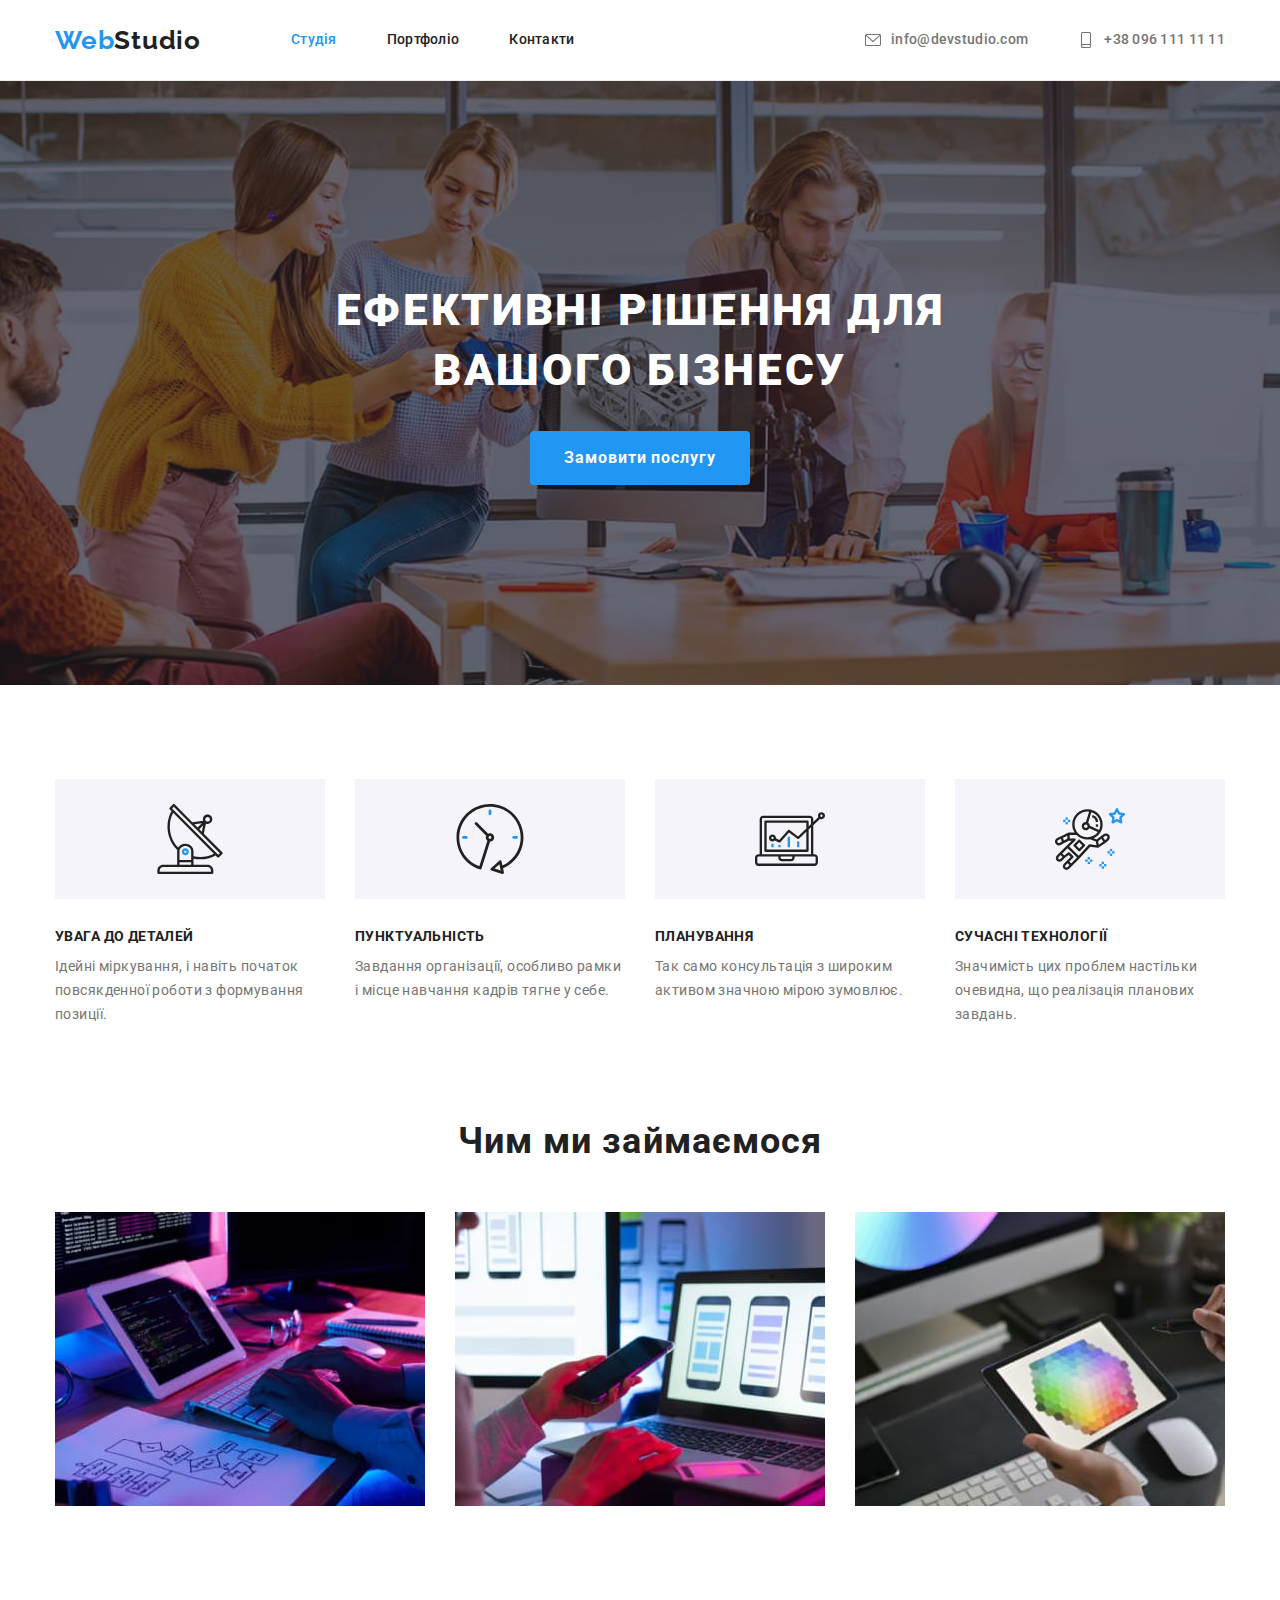
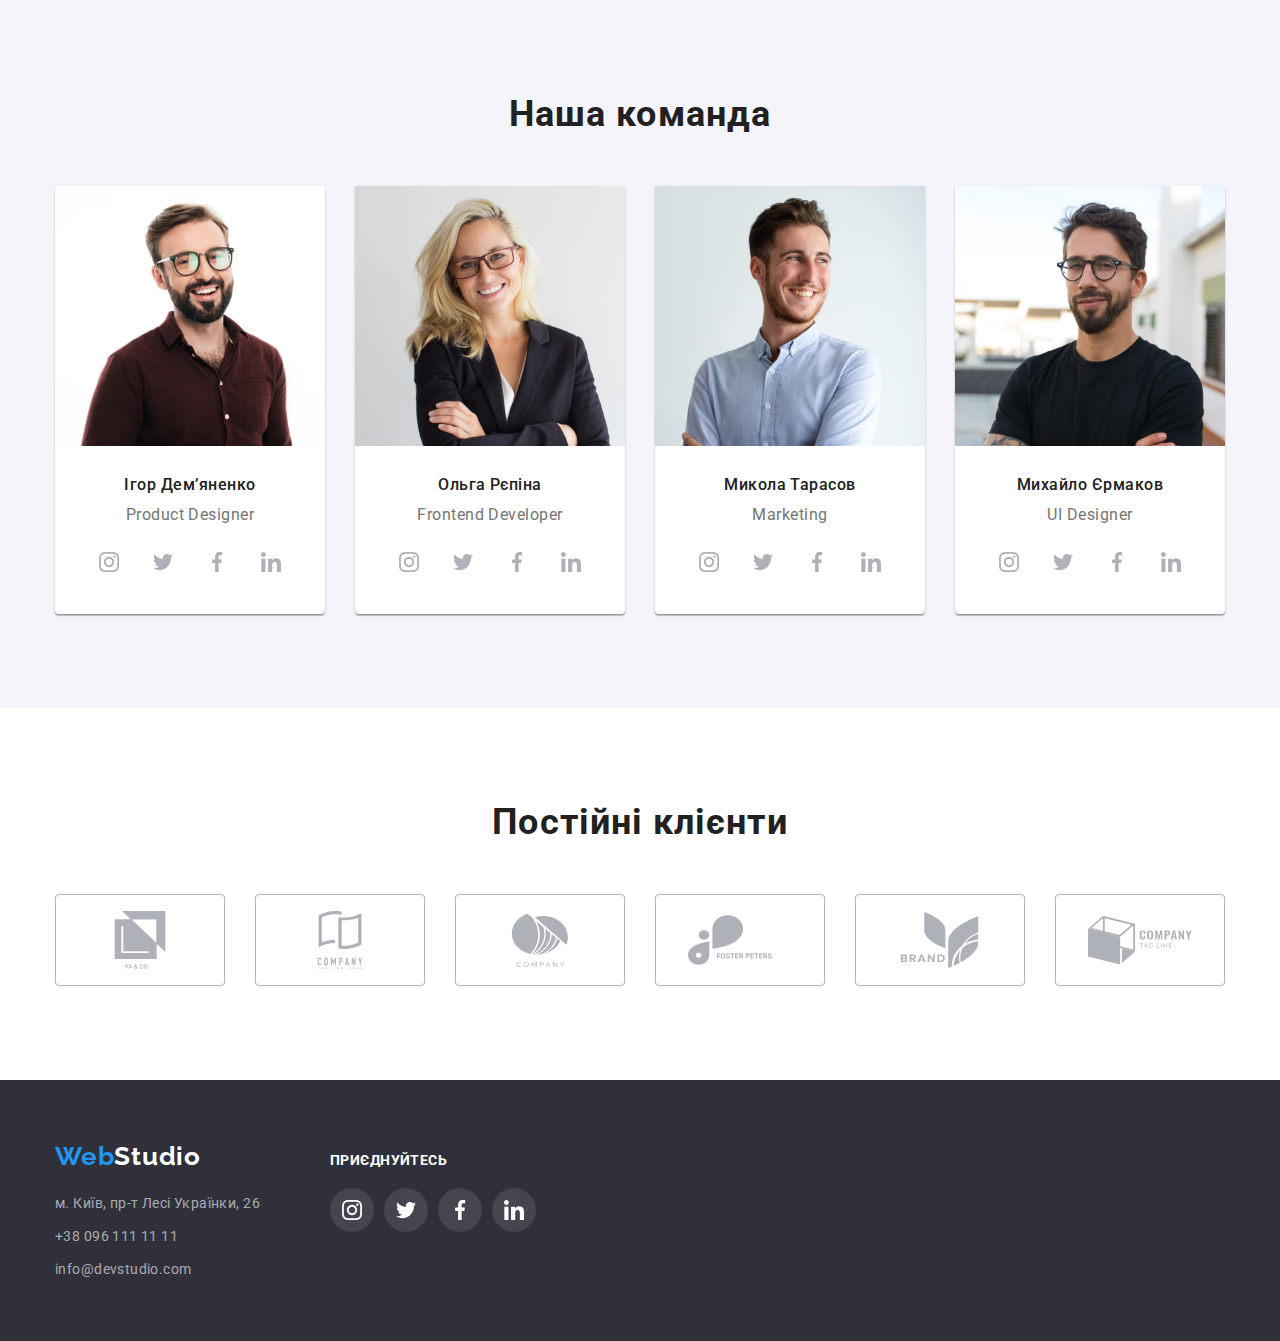
<file: index.html>
<!DOCTYPE html>
<html lang="uk">
  <head>
    <meta charset="UTF-8" />
    <meta http-equiv="X-UA-Compatible" content="IE=edge" />
    <meta name="viewport" content="width=device-width, initial-scale=1.0" />
    <title>Головна</title>
    <link rel="preconnect" href="https://fonts.googleapis.com" />
    <link rel="preconnect" href="https://fonts.gstatic.com" crossorigin />
    <link
      href="https://fonts.googleapis.com/css2?family=Raleway:wght@700&family=Roboto:wght@400;500;700;900&display=swap"
      rel="stylesheet" />
    <link
      rel="stylesheet"
      href="https://cdnjs.cloudflare.com/ajax/libs/modern-normalize/1.1.0/modern-normalize.min.css"
      integrity="sha512-wpPYUAdjBVSE4KJnH1VR1HeZfpl1ub8YT/NKx4PuQ5NmX2tKuGu6U/JRp5y+Y8XG2tV+wKQpNHVUX03MfMFn9Q=="
      crossorigin="anonymous"
      referrerpolicy="no-referrer" />
    <link rel="stylesheet" href="./css/styles.css" />
  </head>

  <body>
    <header class="page-header">
      <div class="container">
        <nav class="nav">
          <a href="./index.html" class="logo" lang="en">
            <span>Web</span>Studio
          </a>
          <ul class="nav-list list">
            <li class="nav-list-item">
              <a href="./index.html" class="nav-link current">Студія</a>
            </li>
            <li class="nav-list-item">
              <a href="./portfolio.html" class="nav-link">Портфоліо</a>
            </li>
            <li class="nav-list-item">
              <a href="#" class="nav-link">Контакти</a>
            </li>
          </ul>
        </nav>
        <ul class="contact-list list">
          <li class="contact-list-item">
            <a href="mailto:info@devstudio.com" class="contact-link">
              <svg class="contact-link-icon" height="16px" width="16px">
                <use href="./images/icons.svg#icon-mail"></use>
              </svg>
              info@devstudio.com
            </a>
          </li>
          <li class="contact-list-item">
            <a href="tel:+380961111111" class="contact-link">
              <svg class="contact-link-icon" height="16px" width="16px">
                <use href="./images/icons.svg#icon-phone"></use>
              </svg>
              +38 096 111 11 11
            </a>
          </li>
        </ul>
      </div>
    </header>

    <main>
      <!-- Hero section -->
      <section class="hero-sec">
        <h1 class="hero-title">Ефективні рішення для вашого бізнесу</h1>
        <button type="button" class="hero-btn btn">Замовити послугу</button>
      </section>
      <!-- Features section -->
      <section class="section">
        <div class="container">
          <h2 class="visually-hidden">Особливості</h2>
          <ul class="feature-list list">
            <li class="fl-item">
              <div class="feature-image">
                <svg class="feature-image-icon">
                  <use href="./images/icons.svg#icon-f1-antenna"></use>
                </svg>
              </div>
              <h3 class="section-subtitle">увага до деталей</h3>
              <p class="section-text">
                Ідейні міркування, і навіть початок повсякденної роботи з
                формування позиції.
              </p>
            </li>
            <li class="fl-item">
              <div class="feature-image">
                <svg class="feature-image-icon">
                  <use href="./images/icons.svg#icon-f2-clock"></use>
                </svg>
              </div>
              <h3 class="section-subtitle">пунктуальність</h3>
              <p class="section-text">
                Завдання організації, особливо рамки і місце навчання кадрів
                тягне у себе.
              </p>
            </li>
            <li class="fl-item">
              <div class="feature-image">
                <svg class="feature-image-icon">
                  <use href="./images/icons.svg#icon-f3-diagram"></use>
                </svg>
              </div>
              <h3 class="section-subtitle">планування</h3>
              <p class="section-text">
                Так само консультація з широким активом значною мірою зумовлює.
              </p>
            </li>
            <li class="fl-item">
              <div class="feature-image">
                <svg class="feature-image-icon">
                  <use href="./images/icons.svg#icon-f4-astronaut"></use>
                </svg>
              </div>
              <h3 class="section-subtitle">сучасні технології</h3>
              <p class="section-text">
                Значимість цих проблем настільки очевидна, що реалізація
                планових завдань.
              </p>
            </li>
          </ul>
        </div>
      </section>
      <!-- What we do section -->
      <section class="section description-sec">
        <div class="container">
          <h2 class="section-title">Чим ми займаємося</h2>
          <ul class="description-list list">
            <li class="dl-item">
              <img
                src="./images/box1.jpg"
                alt="людина за компʼютером з планшетом"
                width="370" />
            </li>
            <li class="dl-item">
              <img
                src="./images/box2.jpg"
                alt="людина за компʼютером з телефоном"
                width="370" />
            </li>
            <li class="dl-item">
              <img
                src="./images/box3.jpg"
                alt="людина за планшетом"
                width="370" />
            </li>
          </ul>
        </div>
      </section>
      <!-- About us section -->
      <section class="section team-section">
        <div class="container">
          <h2 class="section-title">Наша команда</h2>
          <ul class="teammate-list list">
            <li class="teammate-list-item">
              <img
                src="./images/teammate-1.jpg"
                alt="Ігор Демʼяненко"
                width="270" />
              <div class="teammate-description">
                <h3 class="section-subtitle">Iгор Демʼяненко</h3>
                <p lang="en" class="position">Product Designer</p>
                <ul class="social-list list">
                  <li class="social-list-item">
                    <a href="#" class="social-link">
                      <svg class="social-link-icon">
                        <use
                          href="./images/icons.svg#icon-sm-instagram"></use>
                      </svg>
                    </a>
                  </li>
                  <li class="social-list-item">
                    <a href="" class="social-link">
                      <svg class="social-link-icon">
                        <use
                          href="./images/icons.svg#icon-sm-twitter"></use>
                      </svg>
                    </a>
                  </li>
                  <li class="social-list-item">
                    <a href="" class="social-link">
                      <svg class="social-link-icon">
                        <use
                          href="./images/icons.svg#icon-sm-facebook"></use>
                      </svg>
                    </a>
                  </li>
                  <li class="social-list-item">
                    <a href="" class="social-link">
                      <svg class="social-link-icon">
                        <use
                          href="./images/icons.svg#icon-sm-linked-in"></use>
                      </svg>
                    </a>
                  </li>
                </ul>
              </div>
            </li>
            <li class="teammate-list-item">
              <img
                src="./images/teammate-2.jpg"
                alt="Ольга Рєпіна"
                width="270" />
              <div class="teammate-description">
                <h3 class="section-subtitle">Ольга Рєпіна</h3>
                <p lang="en" class="position">Frontend Developer</p>
                <ul class="social-list list">
                  <li class="social-list-item">
                    <a href="#" class="social-link">
                      <svg class="social-link-icon">
                        <use
                          href="./images/icons.svg#icon-sm-instagram"></use>
                      </svg>
                    </a>
                  </li>
                  <li class="social-list-item">
                    <a href="" class="social-link">
                      <svg class="social-link-icon">
                        <use
                          href="./images/icons.svg#icon-sm-twitter"></use>
                      </svg>
                    </a>
                  </li>
                  <li class="social-list-item">
                    <a href="" class="social-link">
                      <svg class="social-link-icon">
                        <use
                          href="./images/icons.svg#icon-sm-facebook"></use>
                      </svg>
                    </a>
                  </li>
                  <li class="social-list-item">
                    <a href="" class="social-link">
                      <svg class="social-link-icon">
                        <use
                          href="./images/icons.svg#icon-sm-linked-in"></use>
                      </svg>
                    </a>
                  </li>
                </ul>
              </div>
            </li>
            <li class="teammate-list-item">
              <img
                src="./images/teammate-3.jpg"
                alt="Микола Тарасов"
                width="270" />
              <div class="teammate-description">
                <h3 class="section-subtitle">Микола Тарасов</h3>
                <p lang="en" class="position">Marketing</p>
                <ul class="social-list list">
                  <li class="social-list-item">
                    <a href="#" class="social-link">
                      <svg class="social-link-icon">
                        <use
                          href="./images/icons.svg#icon-sm-instagram"></use>
                      </svg>
                    </a>
                  </li>
                  <li class="social-list-item">
                    <a href="" class="social-link">
                      <svg class="social-link-icon">
                        <use
                          href="./images/icons.svg#icon-sm-twitter"></use>
                      </svg>
                    </a>
                  </li>
                  <li class="social-list-item">
                    <a href="" class="social-link">
                      <svg class="social-link-icon">
                        <use
                          href="./images/icons.svg#icon-sm-facebook"></use>
                      </svg>
                    </a>
                  </li>
                  <li class="social-list-item">
                    <a href="" class="social-link">
                      <svg class="social-link-icon">
                        <use
                          href="./images/icons.svg#icon-sm-linked-in"></use>
                      </svg>
                    </a>
                  </li>
                </ul>
              </div>
            </li>
            <li class="teammate-list-item">
              <img
                src="./images/teammate-4.jpg"
                alt="Михайло Єрмаков"
                width="270" />
              <div class="teammate-description">
                <h3 class="section-subtitle">Михайло Єрмаков</h3>
                <p lang="en" class="position">UI Designer</p>
                <ul class="social-list list">
                  <li class="social-list-item">
                    <a href="#" class="social-link">
                      <svg class="social-link-icon">
                        <use
                          href="./images/icons.svg#icon-sm-instagram"></use>
                      </svg>
                    </a>
                  </li>
                  <li class="social-list-item">
                    <a href="" class="social-link">
                      <svg class="social-link-icon">
                        <use
                          href="./images/icons.svg#icon-sm-twitter"></use>
                      </svg>
                    </a>
                  </li>
                  <li class="social-list-item">
                    <a href="" class="social-link">
                      <svg class="social-link-icon">
                        <use
                          href="./images/icons.svg#icon-sm-facebook"></use>
                      </svg>
                    </a>
                  </li>
                  <li class="social-list-item">
                    <a href="" class="social-link">
                      <svg class="social-link-icon">
                        <use
                          href="./images/icons.svg#icon-sm-linked-in"></use>
                      </svg>
                    </a>
                  </li>
                </ul>
              </div>
            </li>
          </ul>
        </div>
      </section>
      <!-- Our clients section -->
      <section class="section clients-sec">
        <div class="container">
          <h2 class="section-title">Постійні клієнти</h2>
          <ul class="client-list">
            <li class="client-list-item">
              <a href="" class="client-link">
                <svg class="client-icon">
                  <use href="./images/icons.svg#icon-client-logo-1"></use>
                </svg>
              </a>
            </li>
            <li class="client-list-item">
              <a href="" class="client-link">
                <svg class="client-icon">
                  <use href="./images/icons.svg#icon-client-logo-2"></use>
                </svg>
              </a>
            </li>
            <li class="client-list-item">
              <a href="" class="client-link">
                <svg class="client-icon">
                  <use href="./images/icons.svg#icon-client-logo-3"></use>
                </svg>
              </a>
            </li>
            <li class="client-list-item">
              <a href="" class="client-link">
                <svg class="client-icon">
                  <use href="./images/icons.svg#icon-client-logo-4"></use>
                </svg>
              </a>
            </li>
            <li class="client-list-item">
              <a href="" class="client-link">
                <svg class="client-icon">
                  <use href="./images/icons.svg#icon-client-logo-5"></use>
                </svg>
              </a>
            </li>
            <li class="client-list-item">
              <a href="" class="client-link">
                <svg class="client-icon">
                  <use href="./images/icons.svg#icon-client-logo-6"></use>
                </svg>
              </a>
            </li>
          </ul>
        </div>
      </section>
    </main>

    <footer class="footer">
      <div class="container">
        <div class="address-container">
          <a href="./index.html" class="logo white"><span>Web</span>Studio</a>
          <address class="address">
            <ul class="address-list list">
              <li class="address-list-item">
                <a
                  href="https://goo.gl/maps/CPtrU1FHBa2aNyZL9"
                  target="_blank"
                  rel="noopener noreferrer nofollow"
                  class="footer-contact-link">
                  м. Київ, пр-т Лесі Українки, 26
                </a>
              </li>
              <li class="address-list-item">
                <a href="tel:+380961111111" class="footer-contact-link">
                  +38 096 111 11 11
                </a>
              </li>
              <li class="address-list-item">
                <a href="mailto:info@devstudio.com" class="footer-contact-link"
                  >info@devstudio.com
                </a>
              </li>
            </ul>
          </address>
        </div>
        <div class="footer-socials">
          <b class="footer-socials-title">Приєднуйтесь</b>
          <ul class="footer-socials-list">
            <li class="footer-social-item">
              <a href="" class="footer-social-link">
                <svg class="footer-social-icon">
                  <use href="./images/icons.svg#icon-sm-instagram"></use>
                </svg>
              </a>
            </li>
            <li class="footer-social-item">
              <a href="" class="footer-social-link">
                <svg class="footer-social-icon">
                  <use href="./images/icons.svg#icon-sm-twitter"></use>
                </svg>
              </a>
            </li>
            <li class="footer-social-item">
              <a href="" class="footer-social-link">
                <svg class="footer-social-icon">
                  <use href="./images/icons.svg#icon-sm-facebook"></use>
                </svg>
              </a>
            </li>
            <li class="footer-social-item">
              <a href="" class="footer-social-link">
                <svg class="footer-social-icon">
                  <use href="./images/icons.svg#icon-sm-linked-in"></use>
                </svg>
              </a>
            </li>
          </ul>
        </div>
      </div>
    </footer>
  </body>
</html>
</file>
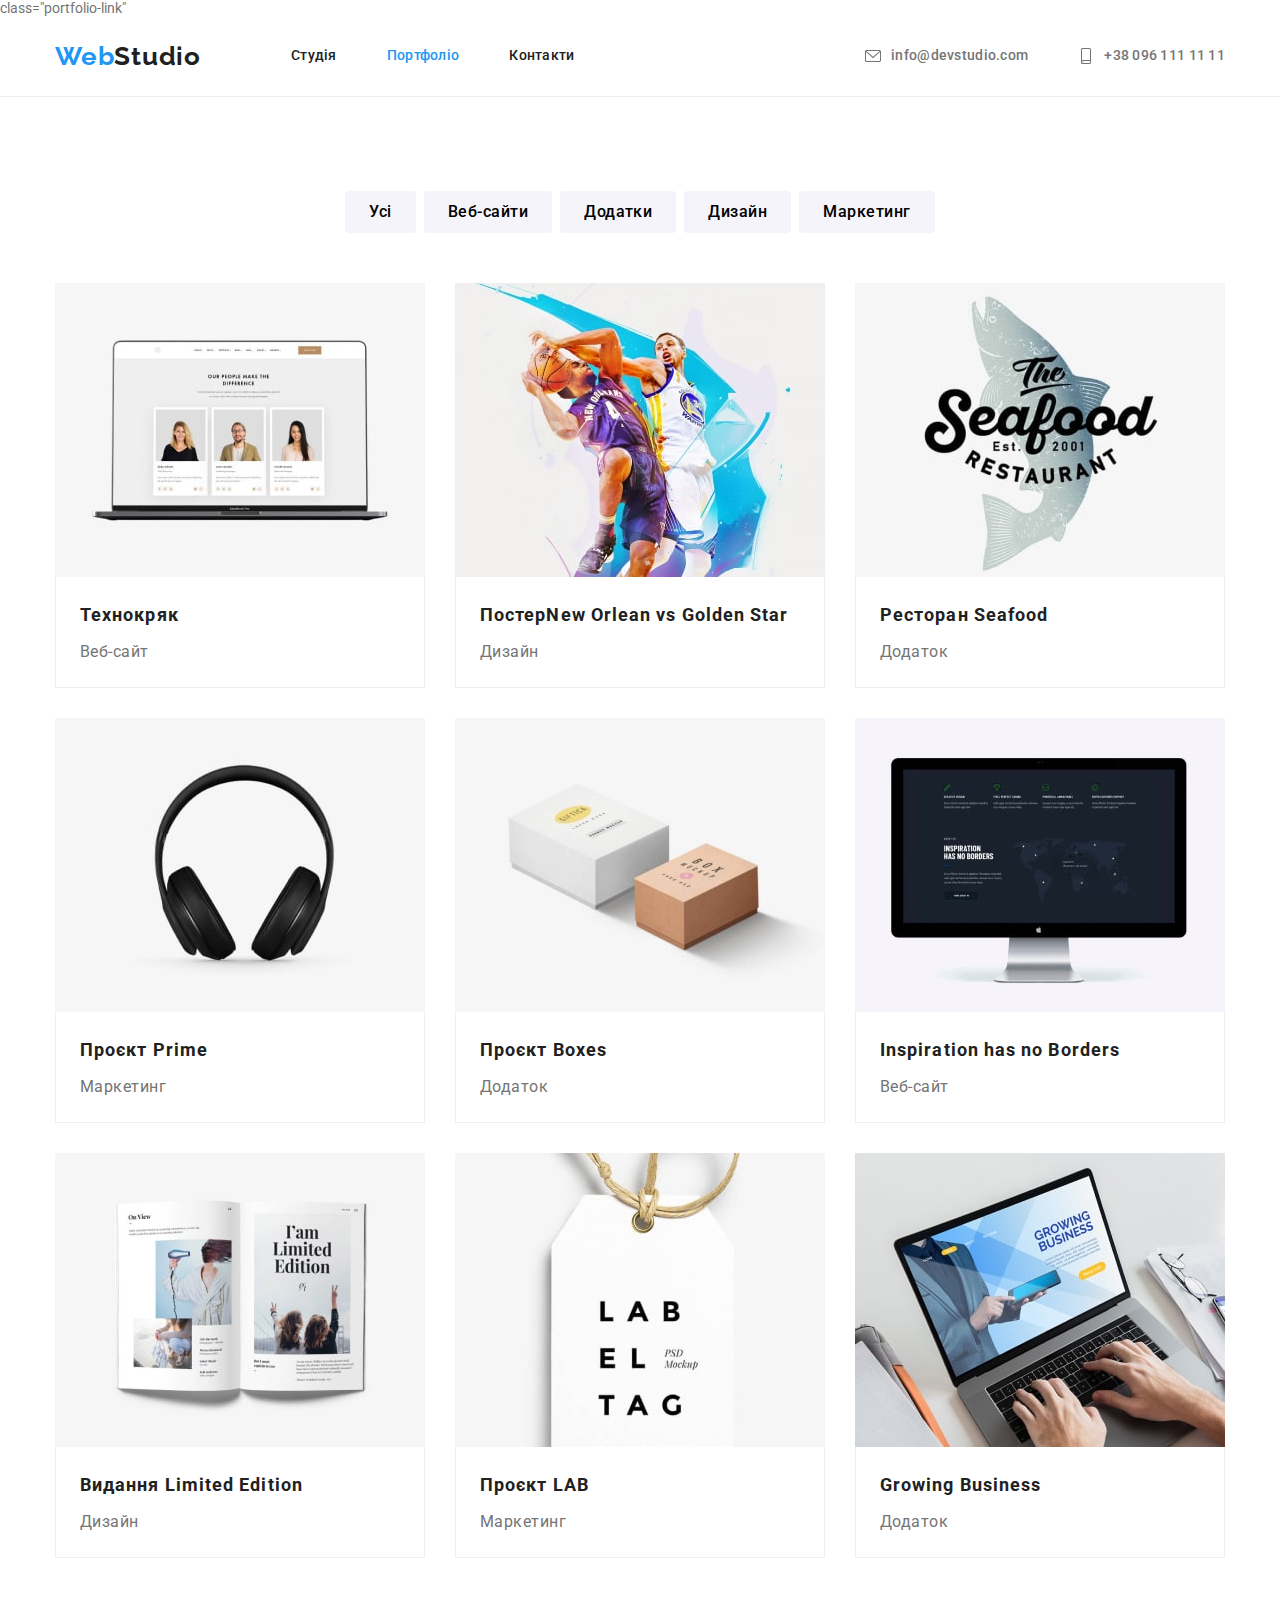
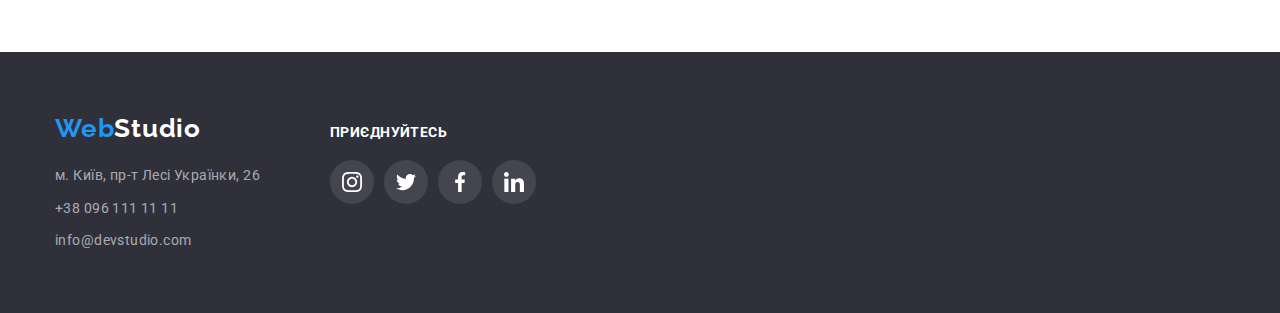
<file: portfolio.html>
class="portfolio-link"<!DOCTYPE html>
<html lang="uk">
  <head>
    <meta charset="UTF-8" />
    <meta http-equiv="X-UA-Compatible" content="IE=edge" />
    <meta name="viewport" content="width=device-width, initial-scale=1.0" />
    <title>Портфоліо</title>
    <link rel="preconnect" href="https://fonts.googleapis.com" />
    <link rel="preconnect" href="https://fonts.gstatic.com" crossorigin />
    <link
      href="https://fonts.googleapis.com/css2?family=Raleway:wght@700&family=Roboto:wght@400;500;700;900&display=swap"
      rel="stylesheet" />
    <link
      rel="stylesheet"
      href="https://cdnjs.cloudflare.com/ajax/libs/modern-normalize/1.1.0/modern-normalize.min.css"
      integrity="sha512-wpPYUAdjBVSE4KJnH1VR1HeZfpl1ub8YT/NKx4PuQ5NmX2tKuGu6U/JRp5y+Y8XG2tV+wKQpNHVUX03MfMFn9Q=="
      crossorigin="anonymous"
      referrerpolicy="no-referrer" />
    <link rel="stylesheet" href="./css/styles.css" />
  </head>

  <body>
    <header class="page-header">
      <div class="container">
        <nav class="nav">
          <a href="./index.html" class="logo" lang="en">
            <span>Web</span>Studio
          </a>
          <ul class="nav-list list">
            <li class="nav-list-item">
              <a href="./index.html" class="nav-link">Студія</a>
            </li>
            <li class="nav-list-item">
              <a href="./portfolio.html" class="nav-link current">Портфоліо</a>
            </li>
            <li class="nav-list-item">
              <a href="#" class="nav-link">Контакти</a>
            </li>
          </ul>
        </nav>
        <ul class="contact-list list">
          <li class="contact-list-item">
            <a href="mailto:info@devstudio.com" class="contact-link">
              <svg class="contact-link-icon" height="16px" width="16px">
                <use href="./images/icons.svg#icon-mail"></use>
              </svg>
              info@devstudio.com
            </a>
          </li>
          <li class="contact-list-item">
            <a href="tel:+380961111111" class="contact-link">
              <svg class="contact-link-icon" height="16px" width="16px">
                <use href="./images/icons.svg#icon-phone"></use>
              </svg>
              +38 096 111 11 11
            </a>
          </li>
        </ul>
      </div>
    </header>

    <main>
      <section class="section">
        <div class="container">
          <h1 class="visually-hidden">Портфоліо</h1>
          <ul class="filter-btn-list list">
            <li class="filter-btn-item">
              <button type="button" class="filter-btn btn">Усі</button>
            </li>
            <li class="filter-btn-item">
              <button type="button" class="filter-btn btn">Веб-сайти</button>
            </li>
            <li class="filter-btn-item">
              <button type="button" class="filter-btn btn">Додатки</button>
            </li>
            <li class="filter-btn-item">
              <button type="button" class="filter-btn btn">Дизайн</button>
            </li>
            <li class="filter-btn-item">
              <button type="button" class="filter-btn btn">Маркетинг</button>
            </li>
          </ul>
          <ul class="portfolio-list list">
            <li class="portfolio-item">
              <a href="#" class="portfolio-link">
                <img
                  src="./images/portfolio/img_portfolio_1-min.jpg"
                  alt="Компʼютер з веб-сайтом"
                  width="370"
                  height="294" />
                <div class="item-footer">
                  <h2 class="title">Технокряк</h2>
                  <p class="category">Веб-сайт</p>
                </div>
              </a>
            </li>
            <li class="portfolio-item">
              <a href="#" class="portfolio-link">
                <img
                  src="./images/portfolio/img_portfolio_2-min.jpg"
                  alt="Постер з гравцями в баскетбол"
                  width="370"
                  height="294" />
                <div class="item-footer">
                  <h2 class="title">
                    Постер<span lang="en">New Orlean vs Golden Star</span>
                  </h2>
                  <p class="category">Дизайн</p>
                </div>
              </a>
            </li>
            <li class="portfolio-item">
              <a href="#" class="portfolio-link">
                <img
                  src="./images/portfolio/img_portfolio_3-min.jpg"
                  alt="Логотип рибного ресторану"
                  width="370"
                  height="294" />
                <div class="item-footer">
                  <h2 class="title">Ресторан <span lang="en">Seafood</span></h2>
                  <p class="category">Додаток</p>
                </div>
              </a>
            </li>
            <li class="portfolio-item">
              <a href="#" class="portfolio-link">
                <img
                  src="./images/portfolio/img_portfolio_4-min.jpg"
                  alt="Навушники"
                  width="370"
                  height="294" />
                <div class="item-footer">
                  <h2 class="title">Проєкт <span lang="en">Prime</span></h2>
                  <p class="category">Маркетинг</p>
                </div>
              </a>
            </li>
            <li class="portfolio-item">
              <a href="#" class="portfolio-link">
                <img
                  src="./images/portfolio/img_portfolio_5-min.jpg"
                  alt="Дві паперові коробки"
                  width="370"
                  height="294" />
                <div class="item-footer">
                  <h2 class="title">Проєкт <span lang="en">Boxes</span></h2>
                  <p class="category">Додаток</p>
                </div>
              </a>
            </li>
            <li class="portfolio-item">
              <a href="#" class="portfolio-link">
                <img
                  src="./images/portfolio/img_portfolio_6-min.jpg"
                  alt="Компʼютер з веб-сайтом"
                  width="370"
                  height="294" />
                <div class="item-footer">
                  <h2 class="title" lang="en">Inspiration has no Borders</h2>
                  <p class="category">Веб-сайт</p>
                </div>
              </a>
            </li>
            <li class="portfolio-item">
              <a href="#" class="portfolio-link">
                <img
                  src="./images/portfolio/img_portfolio_7-min.jpg"
                  alt="Книга з ілюстраціями"
                  width="370"
                  height="294" />
                <div class="item-footer">
                  <h2 class="title">
                    Видання
                    <span lang="en">Limited Edition</span>
                  </h2>
                  <p class="category">Дизайн</p>
                </div>
              </a>
            </li>
            <li class="portfolio-item">
              <a href="#" class="portfolio-link">
                <img
                  src="./images/portfolio/img_portfolio_8-min.jpg"
                  alt="Бірка з логотипом"
                  width="370"
                  height="294" />
                <div class="item-footer">
                  <h2 class="title">Проєкт <span lang="en">LAB</span></h2>
                  <p class="category">Маркетинг</p>
                </div>
              </a>
            </li>
            <li class="portfolio-item">
              <a href="#" class="portfolio-link">
                <img
                  src="./images/portfolio/img_portfolio_9-min.jpg"
                  alt="Компʼютер з додатком"
                  width="370"
                  height="294" />
                <div class="item-footer">
                  <h2 class="title" lang="en">Growing Business</h2>
                  <p class="category">Додаток</p>
                </div>
              </a>
            </li>
          </ul>
        </div>
      </section>
    </main>

    <footer class="footer">
      <div class="container">
        <div class="address-container">
          <a href="./index.html" class="logo white"><span>Web</span>Studio</a>
          <address class="address">
            <ul class="address-list list">
              <li class="address-list-item">
                <a
                  href="https://goo.gl/maps/CPtrU1FHBa2aNyZL9"
                  target="_blank"
                  rel="noopener noreferrer nofollow"
                  class="footer-contact-link">
                  м. Київ, пр-т Лесі Українки, 26
                </a>
              </li>
              <li class="address-list-item">
                <a href="tel:+380961111111" class="footer-contact-link">
                  +38 096 111 11 11
                </a>
              </li>
              <li class="address-list-item">
                <a href="mailto:info@devstudio.com" class="footer-contact-link"
                  >info@devstudio.com
                </a>
              </li>
            </ul>
          </address>
        </div>
        <div class="footer-socials">
          <b class="footer-socials-title">Приєднуйтесь</b>
          <ul class="footer-socials-list">
            <li class="footer-social-item">
              <a href="" class="footer-social-link">
                <svg class="footer-social-icon">
                  <use href="./images/icons.svg#icon-sm-instagram"></use>
                </svg>
              </a>
            </li>
            <li class="footer-social-item">
              <a href="" class="footer-social-link">
                <svg class="footer-social-icon">
                  <use href="./images/icons.svg#icon-sm-twitter"></use>
                </svg>
              </a>
            </li>
            <li class="footer-social-item">
              <a href="" class="footer-social-link">
                <svg class="footer-social-icon">
                  <use href="./images/icons.svg#icon-sm-facebook"></use>
                </svg>
              </a>
            </li>
            <li class="footer-social-item">
              <a href="" class="footer-social-link">
                <svg class="footer-social-icon">
                  <use href="./images/icons.svg#icon-sm-linked-in"></use>
                </svg>
              </a>
            </li>
          </ul>
        </div>
      </div>
    </footer>
  </body>
</html>
</file>
<file: css/styles.css>
:root {
  --white-color: #ffffff;
  --white-transparent: rgba(255, 255, 255, 0.6);

  --primary-background: #f5f5f5;
  --section-background: #f5f4fa;
  --footer-background: #2f303a;

  --primary-text-color: #757575;
  --title-text-color: #212121;
  --accent-text-color: #2196f3;
  --accent-hero-btn: #188ce8;

  --border-color: #eeeeee;
}

*,
*::before,
*::after {
  box-sizing: border-box;
}

.visually-hidden {
  position: absolute;
  width: 1px;
  height: 1px;
  margin: -1px;
  border: 0;
  padding: 0;

  white-space: nowrap;
  clip-path: inset(100%);
  clip: rect(0 0 0 0);
  overflow: hidden;
}

ul {
  list-style: none;
  margin: 0;
  padding: 0;
}

a {
  text-decoration: none;
  color: inherit;
}

p,
h1,
h2,
h3,
h4,
h5,
h6 {
  margin: 0;
}

button {
  cursor: pointer;
}

a {
  text-decoration: none;
}

img {
  display: block;
  max-width: 100%;
  height: auto;
}

body {
  margin: 0px;
  padding: 0px;

  font-family: "Roboto", sans-serif;
  font-style: normal;
  font-size: 14px;

  background-color: var(--white-color);
  color: var(--primary-text-color);
}

.list {
  list-style: none;
  padding: 0;
  margin: 0;
}

a {
  text-decoration: none;
}

.container {
  width: 1200px;
  padding-left: 15px;
  padding-right: 15px;
  margin: auto;
}

/* ------------------------- Header ----------------------- */

.page-header {
  border-bottom: 1px solid #ececec;
}

.page-header .container {
  display: flex;
  align-items: center;
}

.nav {
  display: flex;
  align-items: center;
}

.nav .logo {
  display: inline-block;
  margin-right: 90px;
}

.logo {
  font-family: "Raleway";
  font-style: normal;
  font-weight: 700;
  font-size: 26px;
  line-height: calc(32px / 26px);
  letter-spacing: 0.03em;

  color: var(--title-text-color);
}

.white {
  color: var(--white-color);
}

.logo > span {
  color: var(--accent-text-color);
}

.nav-list,
.contact-list {
  display: flex;
}

.contact-list {
  margin-left: auto;
}

.nav-list-item:not(:last-child),
.contact-list-item:not(:last-child) {
  margin-right: 50px;
}

.nav-link,
.contact-link {
  display: block;
  padding: 32px 0;

  font-weight: 500;
  line-height: 1.14;
  letter-spacing: 0.02em;

  color: var(--title-text-color);
}

.nav-link.current {
  color: var(--accent-text-color);
}

.contact-link {
  display: flex;
  align-items: center;
  color: inherit;
}

.contact-link-icon {
  display: flex;
  justify-content: center;
  align-items: center;
  margin-right: 10px;

  fill: currentColor;
}

.nav-link:hover,
.nav-link:focus,
.contact-link:hover,
.contact-link:focus {
  color: var(--accent-text-color);
}

/* ------------------------- Footer ----------------------- */

.footer {
  background-color: var(--footer-background);
  padding: 60px 0;
}

.footer .container {
  display: flex;
  align-items: baseline;
}

.footer .logo {
  display: inline-block;
  margin-bottom: 20px;
}

.address {
  font-style: normal;
  line-height: 1.71;
  letter-spacing: 0.03em;

  color: var(--white-color);
}

.address-list .address-list-item + .address-list-item {
  margin-top: 9px;
}

.footer-contact-link {
  font-size: 14px;
  line-height: 1.71;

  color: var(--white-transparent);
}

.footer-contact-link:hover,
.footer-contact-link:focus {
  color: var(--accent-text-color);
}

.footer-socials {
  margin-left: 70px;
}

.footer-socials-title {
  display: block;
  margin-bottom: 20px;

  font-weight: 700;
  font-size: 14px;
  line-height: calc(16 / 14);
  letter-spacing: 0.03em;
  text-transform: uppercase;

  color: #ffffff;
}

.footer-socials-list {
  display: flex;
  gap: 10px;
}
.footer-social-item {
}

.footer-social-link {
  display: flex;
  justify-content: center;
  align-items: center;
  height: 44px;
  width: 44px;
  border-radius: 50%;
  background-color: rgba(255, 255, 255, 0.1);
}

.footer-social-link:hover,
.footer-social-link:focus {
  background-color: var(--accent-text-color);
}

.footer-social-icon {
  display: block;
  height: 20px;
  width: 20px;
  fill: var(--white-color);
}

/* ------------------------- Hero section ----------------------- */

.hero-sec {
  max-width: 1600px;
  margin: 0 auto;
  padding: 200px;
  background-color: var(--footer-background);
  background-image: linear-gradient(
      rgba(47, 48, 58, 0.4),
      rgba(47, 48, 58, 0.4)
    ),
    url(../images/img-hero.jpg);
  background-repeat: no-repeat;
  background-size: cover;
  background-position: center;

  text-align: center;
}

.hero-title {
  margin: 0 auto;
  margin-bottom: 30px;
  max-width: 696px;

  font-weight: 900;
  font-size: 44px;
  line-height: 1.36;

  text-align: center;
  letter-spacing: 0.06em;
  text-transform: uppercase;

  color: var(--white-color);
}

.hero-btn {
  padding: 10px 32px;

  font-weight: 700;
  font-size: 16px;
  line-height: 1.88;

  align-items: center;
  text-align: center;
  letter-spacing: 0.06em;

  background-color: var(--accent-text-color);
  color: var(--white-color);
}

.hero-btn:hover,
.hero-btn:focus {
  background-color: var(--accent-hero-btn);
}

.btn {
  font-family: inherit;
  cursor: pointer;
  border-color: transparent;
  border-radius: 4px;
}

/* ------------------------- Features WhatWeDo sections ----------------------- */

.section {
  padding: 94px 0;
}

.section-title {
  margin-top: 0;
  margin-bottom: 50px;

  font-weight: 700;
  font-size: 36px;
  line-height: 1.16;
  text-align: center;
  letter-spacing: 0.03em;
  color: var(--title-text-color);
}

.section-subtitle {
  font-weight: 700;
  font-size: inherit;
  line-height: 1.14;
  letter-spacing: 0.03em;
  text-transform: uppercase;
  color: var(--title-text-color);
}

.section-text {
  line-height: 1.71;
  letter-spacing: 0.03em;
}

.description-sec {
  padding-top: 0;
}

.feature-list {
  display: flex;
}

.fl-item {
  width: calc((100% - 90px) / 4);
}

.feature-image {
  display: flex;
  justify-content: center;
  align-items: center;
  margin-bottom: 30px;

  background-color: var(--section-background);
}

.feature-image-icon {
  display: block;
  width: 70px;
  height: 70px;
  margin: 25px auto;
}

.feature-list .fl-item + .fl-item {
  margin-left: 30px;
}

.fl-item .section-subtitle {
  margin: 0px;
}

.fl-item .section-text {
  margin-top: 10px;
  margin-bottom: 0px;
}

.description-list {
  display: flex;
}

.description-list > .dl-item + .dl-item {
  margin-left: 30px;
}

/* ------------------------- AboutUs section ----------------------- */

.team-section {
  background-color: var(--section-background);
}

.team-section .section-title {
  margin-bottom: 50px;
}

.teammate-list {
  display: flex;
}

.teammate-list-item {
  font-size: 16px;
  background-color: var(--white-color);
  box-shadow: 0px 1px 3px rgba(0, 0, 0, 0.12), 0px 1px 1px rgba(0, 0, 0, 0.14),
    0px 2px 1px rgba(0, 0, 0, 0.2);
  border-radius: 0px 0px 4px 4px;
}

.teammate-list-item + .teammate-list-item {
  margin-left: 30px;
}

.teammate-description {
  padding: 30px;
}

.teammate-list .section-subtitle {
  margin-bottom: 10px;
  font-weight: 500;
  line-height: 1.18;
  text-align: center;
  text-transform: none;
  letter-spacing: 0.03em;
}

.teammate-list .position {
  margin-bottom: 16px;

  font-weight: 400;
  line-height: 1.19;
  text-align: center;
  letter-spacing: 0.03em;
}

.social-list {
  display: flex;
  gap: 10px;
  justify-content: center;
}

.social-list-item {
}

.social-link {
  display: flex;
  justify-content: center;
  align-items: center;
  width: 44px;
  height: 44px;
  border-radius: 50%;

  color: #afb1b8;
}

.social-link:hover,
.social-link:focus {
  color: var(--white-color);
  background-color: var(--accent-text-color);
}

.social-link-icon {
  display: block;
  height: 20px;
  width: 20px;

  fill: currentColor;
}

/* ------------------------- Our clients section ----------------------- */

.section {
}
.clients-sec .container {
}

.client-list {
  display: flex;
  gap: 30px;
}

.client-list-item {
}

.client-link {
  display: flex;
  justify-content: center;
  align-items: center;
  height: 92px;
  width: 170px;

  color: #afb1b8;

  border: 1px solid #afb1b8;
  border-radius: 4px;
}
.client-icon {
  display: block;
  padding: 16px 32px;
  height: 100%;
  width: 100%;

  fill: currentColor;
}

.client-link:hover,
.client-link:focus {
  color: var(--accent-text-color);
  border-color: var(--accent-text-color);
}

/* ------------------------- Portfolio section ----------------------- */

.filter-btn-list {
  display: flex;
  justify-content: center;
  margin-bottom: 50px;
  gap: 8px;
}

.filter-btn {
  padding: 6px 22px;

  font-weight: 500;
  font-size: 16px;
  line-height: 1.62;
  text-align: center;
  letter-spacing: 0.03em;

  background-color: var(--section-background);
}

.filter-btn:hover,
.filter-btn:focus {
  background-color: var(--accent-text-color);
  color: var(--white-color);
}

.portfolio-list {
  display: flex;
  flex-wrap: wrap;
}

.portfolio-item {
  width: calc((100% - 60px) / 3);
  margin-right: 30px;
  margin-bottom: 30px;

  background-color: var(--white-color);
  color: var(--primary-text-color);
}

.portfolio-item:nth-child(3n) {
  margin-right: 0;
}

.portfolio-item:nth-last-child(-n + 3) {
  margin-bottom: 0;
}

.portfolio-item .item-footer {
  padding: 20px 24px;
  border: 1px solid #eeeeee;
  border-top: 0px;
}

.portfolio-link {
  display: block;
  color: inherit;
}

.portfolio-link:hover,
.portfolio-link:focus {
  box-shadow: 0px 1px 1px rgba(0, 0, 0, 0.12), 0px 4px 4px rgba(0, 0, 0, 0.06),
    1px 4px 6px rgba(0, 0, 0, 0.16);
}

.portfolio-item img {
  display: block;
}

.portfolio-item .title {
  margin: 0;
  margin-bottom: 4px;

  font-weight: 700;
  font-size: 18px;
  line-height: 2;
  letter-spacing: 0.06em;

  color: var(--title-text-color);
}

.portfolio-item .category {
  margin: 0;

  font-size: 16px;
  line-height: 1.87;
  letter-spacing: 0.03em;
}
</file>
